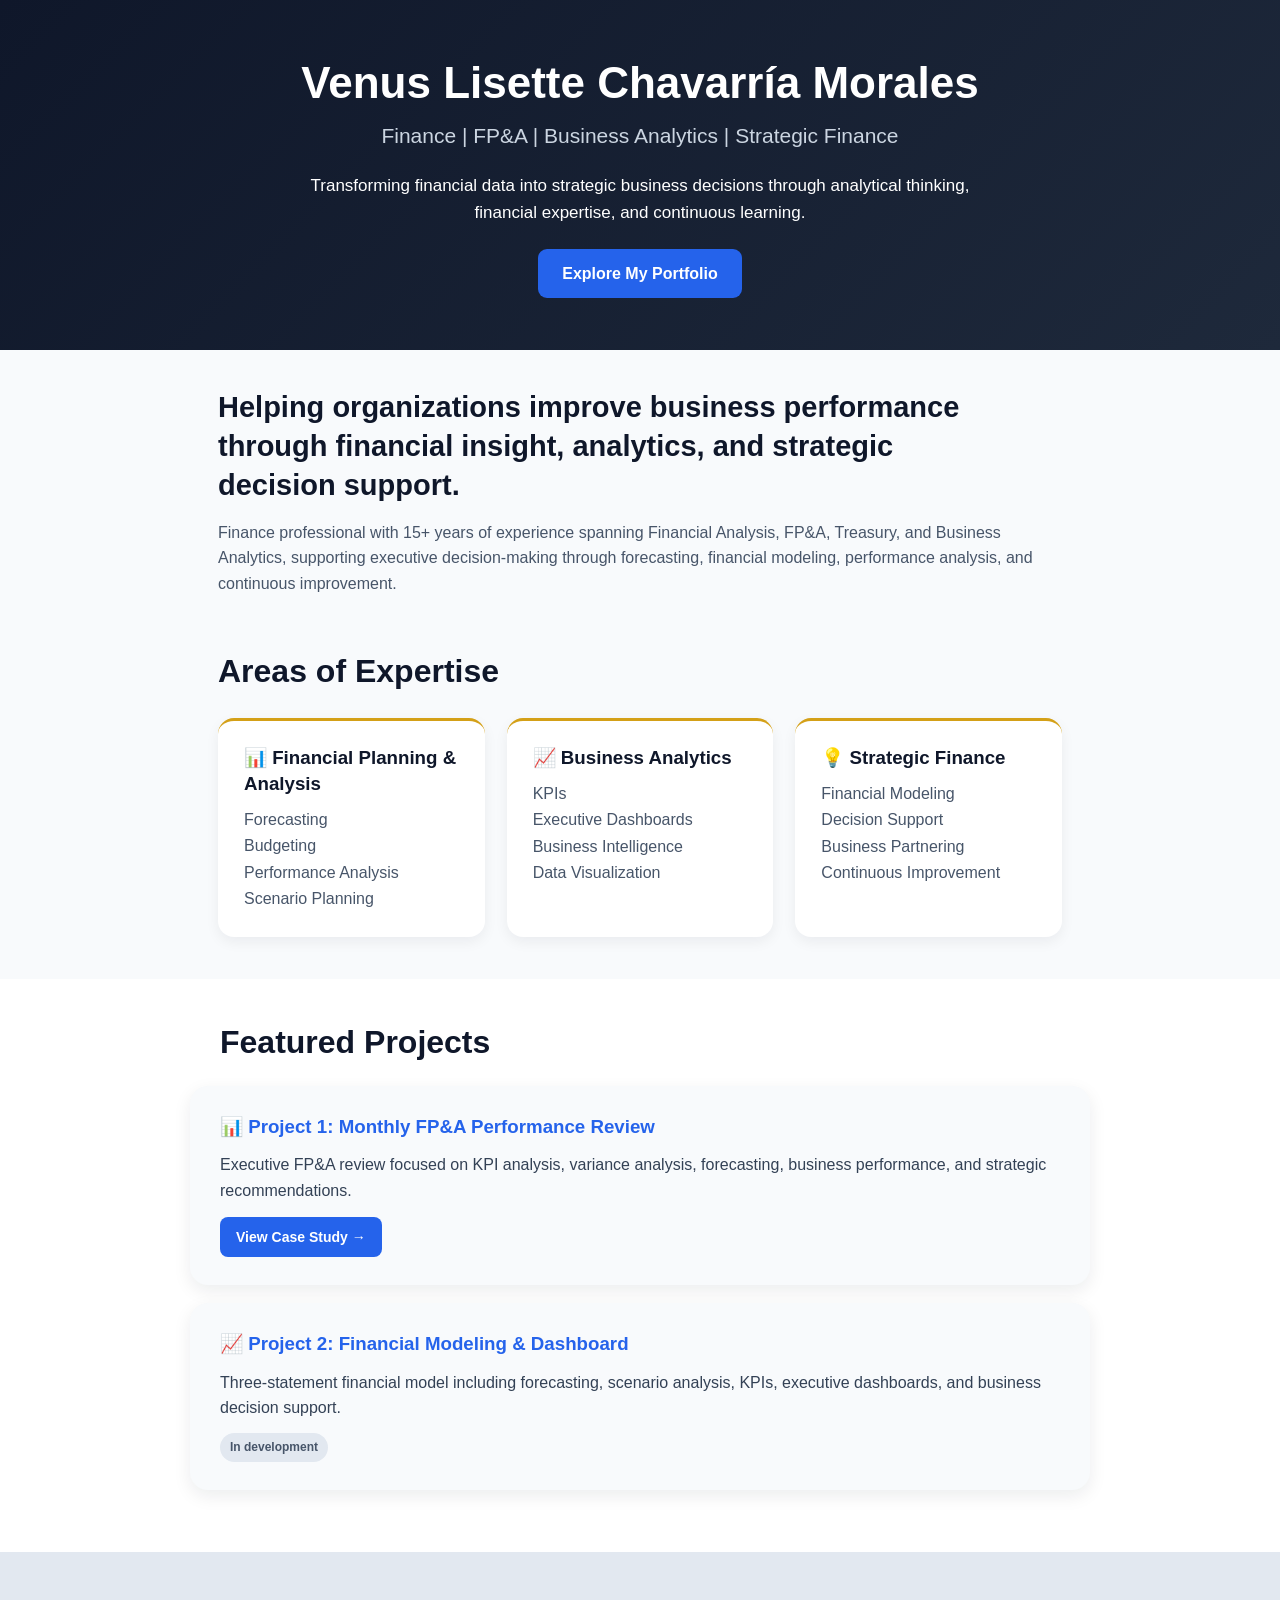
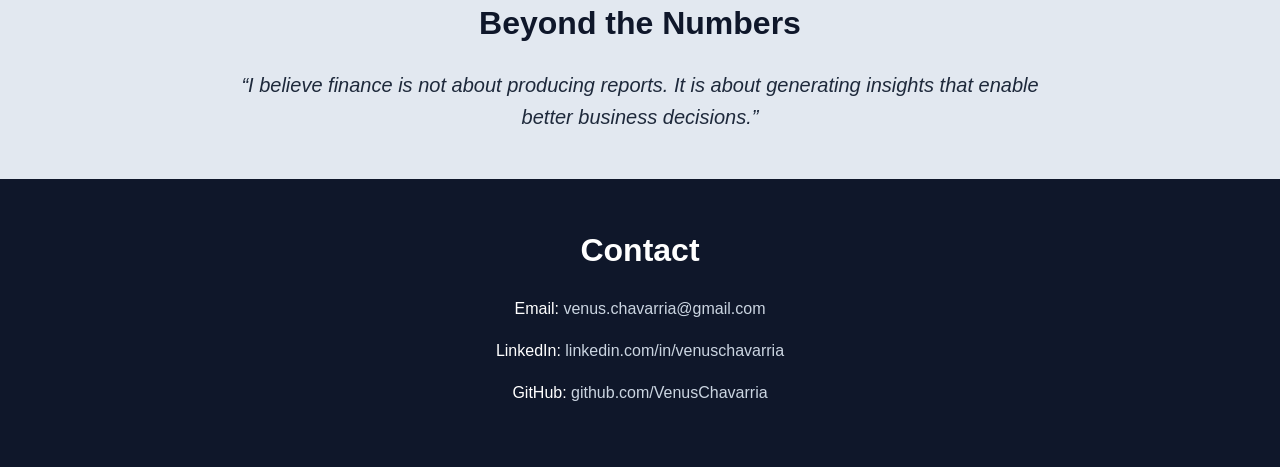
<file: index.html>
<!DOCTYPE html>
<html lang="en">

<head>
  <meta charset="UTF-8" />
  <meta name="viewport" content="width=device-width, initial-scale=1.0" />

  <title>Venus Chavarría | Finance Portfolio</title>

  <link rel="stylesheet" href="style.css" />
</head>

<body>

  <!-- Home Hero -->
  <header class="home-hero">

    <h1>Venus Lisette Chavarría Morales</h1>

    <h2>Finance | FP&A | Business Analytics | Strategic Finance</h2>

    <p>
      Transforming financial data into strategic business decisions
      through analytical thinking, financial expertise, and continuous learning.
    </p>

    <a href="#projects">Explore My Portfolio</a>

  </header>


  <!-- Introduction -->
  <section id="intro">

    <h2>
      Helping organizations improve business performance through financial insight,
      analytics, and strategic decision support.
    </h2>

    <p>
      Finance professional with 15+ years of experience spanning Financial Analysis,
      FP&A, Treasury, and Business Analytics, supporting executive decision-making
      through forecasting, financial modeling, performance analysis,
      and continuous improvement.
    </p>

  </section>


  <!-- Areas of Expertise -->
  <section id="whatido">

    <h2>Areas of Expertise</h2>

    <div class="cards">

      <div class="card">

        <h3>📊 Financial Planning &amp; Analysis</h3>

        <p class="card-list">
          Forecasting<br>
          Budgeting<br>
          Performance Analysis<br>
          Scenario Planning
        </p>

      </div>


      <div class="card">

        <h3>📈 Business Analytics</h3>

        <p class="card-list">
          KPIs<br>
          Executive Dashboards<br>
          Business Intelligence<br>
          Data Visualization
        </p>

      </div>


      <div class="card">

        <h3>💡 Strategic Finance</h3>

        <p class="card-list">
          Financial Modeling<br>
          Decision Support<br>
          Business Partnering<br>
          Continuous Improvement
        </p>

      </div>

    </div>

  </section>


  <!-- Featured Projects -->
  <section id="projects">

    <h2>Featured Projects</h2>

    <article class="project-card">

      <h3>📊 Project 1: Monthly FP&amp;A Performance Review</h3>

      <p>
        Executive FP&amp;A review focused on KPI analysis, variance analysis,
        forecasting, business performance, and strategic recommendations.
      </p>

      <a class="project-button" href="project1.html">
        View Case Study →
      </a>

    </article>


    <article class="project-card">

      <h3>📈 Project 2: Financial Modeling &amp; Dashboard</h3>

      <p>
        Three-statement financial model including forecasting, scenario analysis,
        KPIs, executive dashboards, and business decision support.
      </p>

      <span class="project-status">In development</span>

    </article>

  </section>


  <!-- Beyond the Numbers -->
  <section id="beyond">

    <h2>Beyond the Numbers</h2>

    <p>
      “I believe finance is not about producing reports.
      It is about generating insights that enable better business decisions.”
    </p>

  </section>


  <!-- Contact -->
  <section id="contact">

    <h2>Contact</h2>

    <p>
      Email:
      <a href="mailto:venus.chavarria@gmail.com">
        venus.chavarria@gmail.com
      </a>
    </p>

    <p>
      LinkedIn:
      <a
        href="https://www.linkedin.com/in/venuschavarria"
        target="_blank"
        rel="noopener noreferrer"
      >
        linkedin.com/in/venuschavarria
      </a>
    </p>

    <p>
      GitHub:
      <a
        href="https://github.com/VenusChavarria"
        target="_blank"
        rel="noopener noreferrer"
      >
        github.com/VenusChavarria
      </a>
    </p>

  </section>

</body>

</html>
</file>
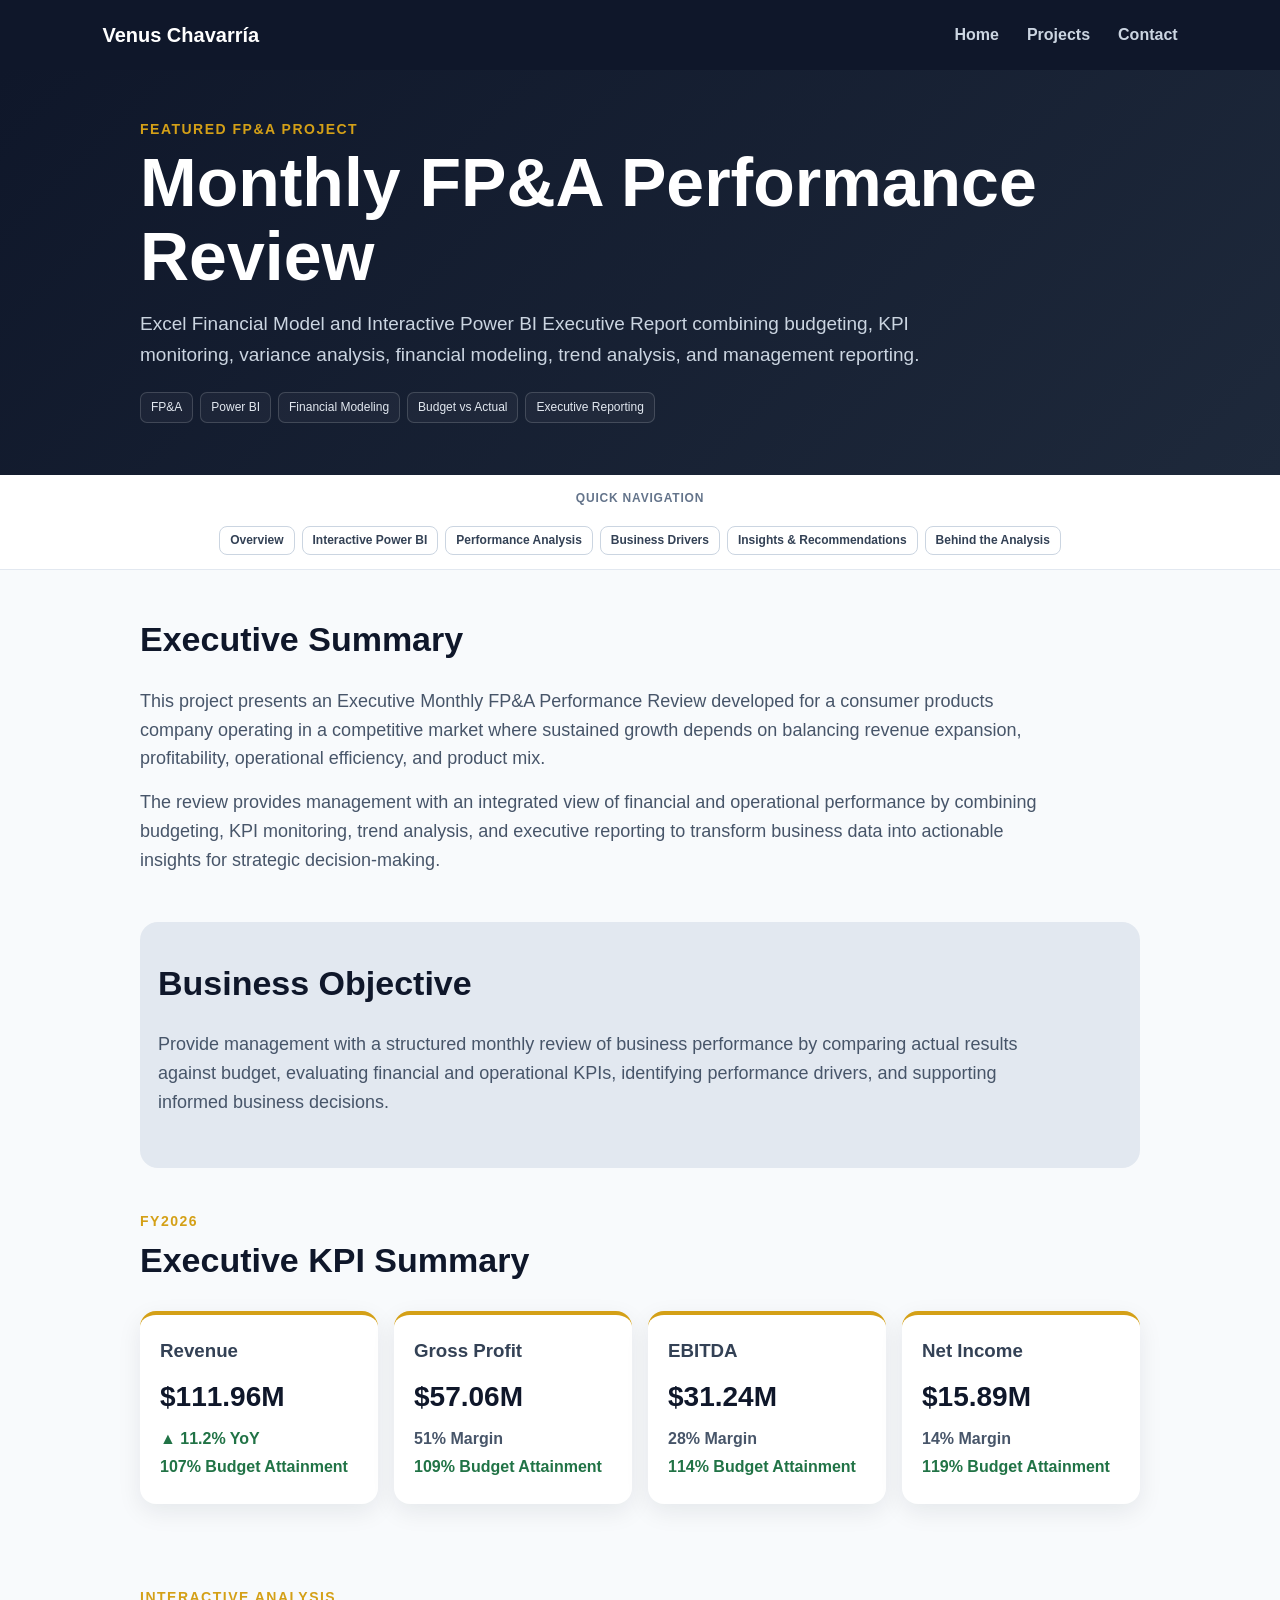
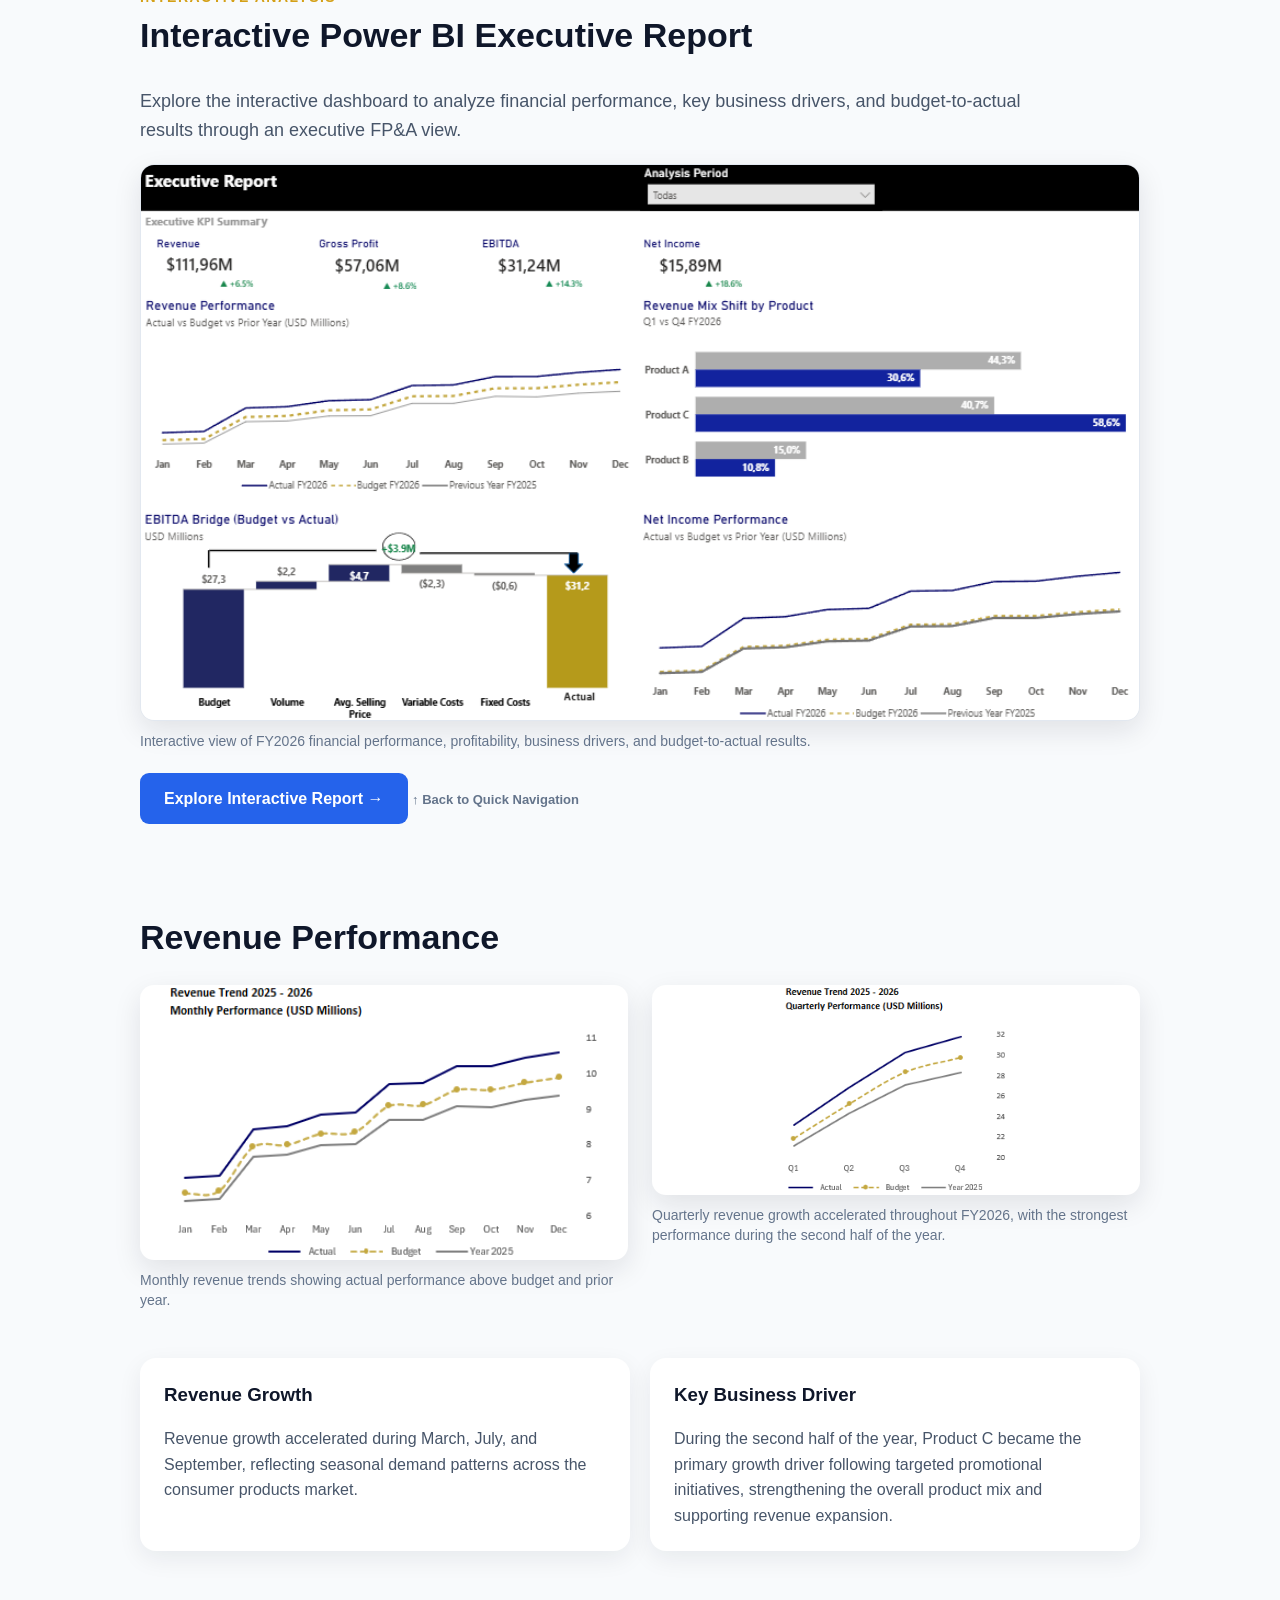
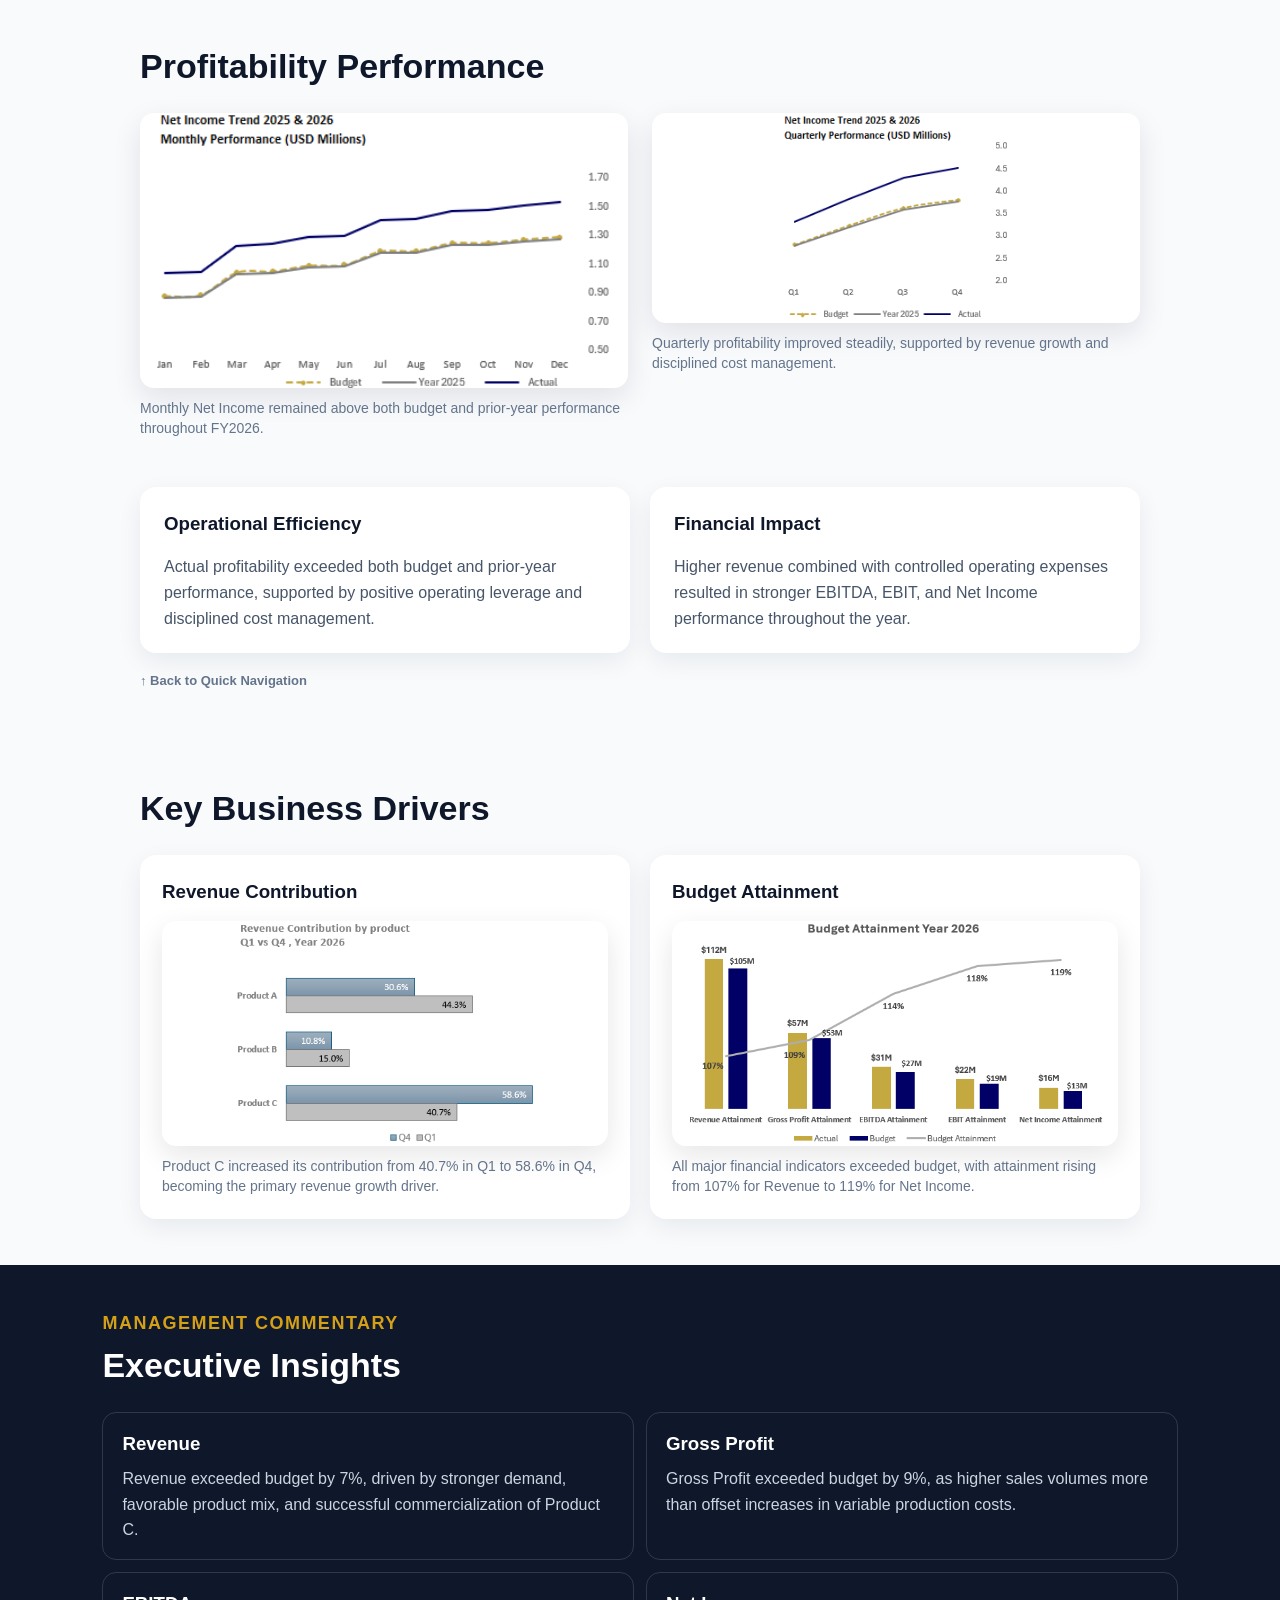
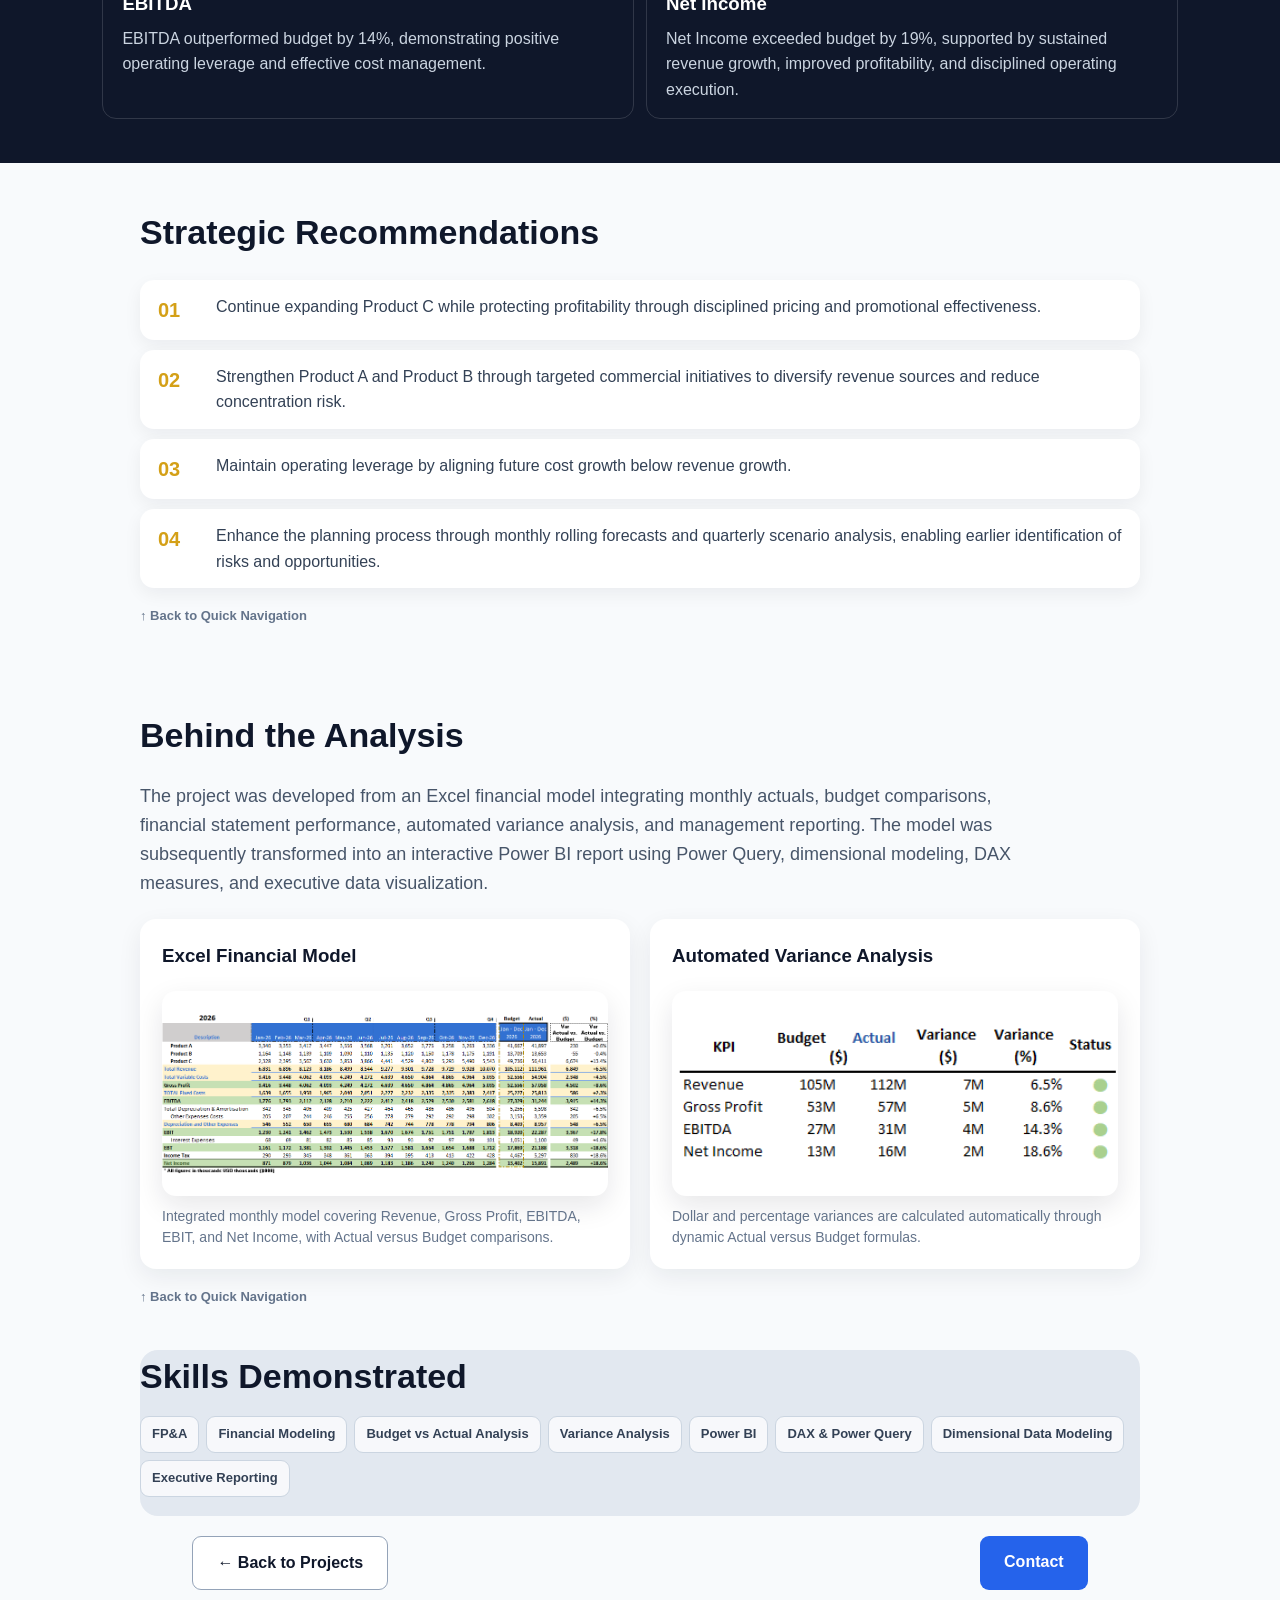
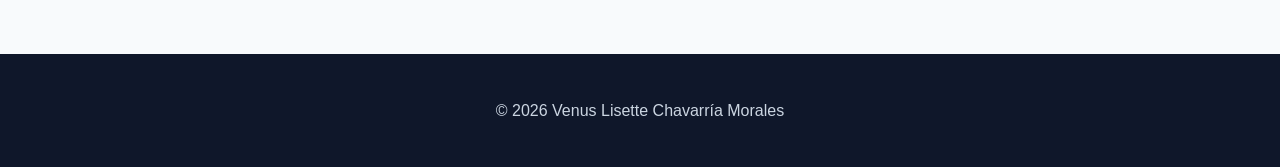
<file: project1.html>
<!DOCTYPE html>
<html lang="en">

<head>
  <meta charset="UTF-8" />
  <meta name="viewport" content="width=device-width, initial-scale=1.0" />

  <title>Monthly FP&A Performance Review | Venus Chavarría</title>

  <link rel="stylesheet" href="style.css" />
</head>

<body>

  <!-- Navigation -->
  <nav class="navbar">
    <a class="brand" href="index.html">Venus Chavarría</a>

    <div class="nav-links">
      <a href="index.html">Home</a>
      <a href="index.html#projects">Projects</a>
      <a href="index.html#contact">Contact</a>
    </div>
  </nav>


  <!-- Project Hero -->
  <header class="project-hero">
  <div class="project-hero-inner">

    <p class="project-label">Featured FP&amp;A Project</p>

    <h1>Monthly FP&amp;A Performance Review</h1>

    <p class="project-subtitle">
      Excel Financial Model and Interactive Power BI Executive Report combining
      budgeting, KPI monitoring, variance analysis, financial modeling,
      trend analysis, and management reporting.
    </p>

    <div class="project-tags">
      <span>FP&amp;A</span>
      <span>Power BI</span>
      <span>Financial Modeling</span>
      <span>Budget vs Actual</span>
      <span>Executive Reporting</span>
    </div>

  </div>
</header>
  
<!-- Quick Navigation -->
  <section id="quick-navigation" class="quick-nav-section">
  <nav class="quick-nav">
    <span class="quick-nav-label">Quick Navigation</span>

    <div class="quick-nav-links">
      <a href="#overview">Overview</a>
      <a href="#interactive-power-bi">Interactive Power BI</a>
      <a href="#performance-analysis">Performance Analysis</a>
      <a href="#business-drivers">Business Drivers</a>
      <a href="#insights-recommendations">Insights &amp; Recommendations</a>
      <a href="#behind-analysis">Behind the Analysis</a>
    </div>
  </nav>
</section>

  <main class="project-page">

    <!-- Executive Summary -->
<section id="overview" class="project-section executive-summary">

      <h2>Executive Summary</h2>

      <p>
        This project presents an Executive Monthly FP&A Performance Review
        developed for a consumer products company operating in a competitive
        market where sustained growth depends on balancing revenue expansion,
        profitability, operational efficiency, and product mix.
      </p>

      <p>
        The review provides management with an integrated view of financial and
        operational performance by combining budgeting, KPI monitoring, trend
        analysis, and executive reporting to transform business data into
        actionable insights for strategic decision-making.
      </p>

    </section>


    <!-- Business Objective -->
    <section class="project-section project-highlight business-objective">

      <h2>Business Objective</h2>

      <p>
        Provide management with a structured monthly review of business
        performance by comparing actual results against budget, evaluating
        financial and operational KPIs, identifying performance drivers, and
        supporting informed business decisions.
      </p>

    </section>


    <!-- KPI Summary -->
    <section class="project-section kpi-summary">

      <div class="section-heading">
        <p class="section-label">FY2026</p>
        <h2>Executive KPI Summary</h2>
      </div>

      <div class="kpi-grid">

        <article class="kpi-card">
          <h3>Revenue</h3>
          <p class="kpi-value">$111.96M</p>
          <p class="kpi-growth">▲ 11.2% YoY</p>
          <p class="kpi-budget">107% Budget Attainment</p>
        </article>

        <article class="kpi-card">
          <h3>Gross Profit</h3>
          <p class="kpi-value">$57.06M</p>
          <p class="kpi-detail">51% Margin</p>
          <p class="kpi-budget">109% Budget Attainment</p>
        </article>

        <article class="kpi-card">
          <h3>EBITDA</h3>
          <p class="kpi-value">$31.24M</p>
          <p class="kpi-detail">28% Margin</p>
          <p class="kpi-budget">114% Budget Attainment</p>
        </article>

        <article class="kpi-card">
          <h3>Net Income</h3>
          <p class="kpi-value">$15.89M</p>
          <p class="kpi-detail">14% Margin</p>
          <p class="kpi-budget">119% Budget Attainment</p>
        </article>

      </div>
      
    </section>

<!-- Interactive Power BI Report -->
<section id="interactive-power-bi" class="project-section interactive-report">

  <div class="section-heading">
    <p class="section-label">Interactive Analysis</p>
    <h2>Interactive Power BI Executive Report</h2>
  </div>

  <p>
    Explore the interactive dashboard to analyze financial performance,
    key business drivers, and budget-to-actual results through an executive FP&amp;A view.
  </p>

  <figure class="project-visual power-bi-preview">
    <img
      src="images/Power-BI-Executive-Report.png"
      alt="Interactive Power BI Executive Report showing financial KPIs, revenue performance, product mix, EBITDA bridge, and net income performance"
    />

    <figcaption>
      Interactive view of FY2026 financial performance, profitability,
      business drivers, and budget-to-actual results.
    </figcaption>
  </figure>

  <a
    class="primary-button power-bi-button"
    href="https://app.fabric.microsoft.com/view?r=eyJrIjoiN2I3ZjgyOWQtN2ZlNi00YjM3LWI3ZTQtYWIyNzQzOWUzOTUzIiwidCI6ImJlMzMxNTRlLTcyMDEtNDU2MS1iNDdlLTgyYjZjOTc1MGI5ZCJ9&pageName=bd2d641c95eadda63925"
    target="_blank"
    rel="noopener noreferrer"
  >
    Explore Interactive Report →
  </a>
<a href="#quick-navigation" class="back-to-nav">
  ↑ Back to Quick Navigation
</a>
</section>


    <!-- Revenue Performance -->
   <section id="performance-analysis" class="project-section revenue-performance">

      <h2>Revenue Performance</h2>

     <div class="visual-grid">

  <figure class="project-visual">
    <img
      src="images/M-revenue-performance.png"
      alt="Monthly revenue performance comparing FY2026 actual results with budget and FY2025"
    />
    <figcaption>
      Monthly revenue trends showing actual performance above budget and prior year.
    </figcaption>
  </figure>

  <figure class="project-visual">
    <img
      src="images/Q-revenue-performance.png"
      alt="Quarterly revenue performance comparing FY2026 actual results with budget and FY2025"
    />
    <figcaption>
      Quarterly revenue growth accelerated throughout FY2026, with the strongest performance during the second half of the year.
    </figcaption>
  </figure> <figure class="project-visual quarterly-visual">

</div>

      <div class="insight-grid">

        <article class="insight-card">
          <h3>Revenue Growth</h3>

          <p>
            Revenue growth accelerated during March, July, and September,
            reflecting seasonal demand patterns across the consumer products
            market.
          </p>
        </article>

        <article class="insight-card">
          <h3>Key Business Driver</h3>

          <p>
            During the second half of the year, Product C became the primary
            growth driver following targeted promotional initiatives,
            strengthening the overall product mix and supporting revenue
            expansion.
          </p>
        </article>

      </div>

    </section>


    <!-- Profitability Performance -->
    <section class="project-section profitability-performance">

      <h2>Profitability Performance</h2>

    <div class="visual-grid">

  <figure class="project-visual">
    <img
      src="images/M-profitability-performance.png"
      alt="Monthly net income performance comparing FY2026 actual results with budget and FY2025"
    />
    <figcaption>
      Monthly Net Income remained above both budget and prior-year performance throughout FY2026.
    </figcaption>
  </figure>

  <figure class="project-visual">
    <img
      src="images/Q-profitability-performance.png"
      alt="Quarterly net income performance comparing FY2026 actual results with budget and FY2025"
    />
    <figcaption>
      Quarterly profitability improved steadily, supported by revenue growth and disciplined cost management.
    </figcaption>
  </figure> <figure class="project-visual quarterly-visual">

</div>

      <div class="insight-grid">

        <article class="insight-card">
          <h3>Operational Efficiency</h3>

          <p>
            Actual profitability exceeded both budget and prior-year
            performance, supported by positive operating leverage and disciplined
            cost management.
          </p>
        </article>

        <article class="insight-card">
          <h3>Financial Impact</h3>

          <p>
            Higher revenue combined with controlled operating expenses resulted
            in stronger EBITDA, EBIT, and Net Income performance throughout the
            year.
          </p>
        </article>

      </div>
<a href="#quick-navigation" class="back-to-nav">
  ↑ Back to Quick Navigation
</a>
    </section>


    <!-- Key Business Drivers -->
   <section id="business-drivers" class="project-section business-drivers">

      <h2>Key Business Drivers</h2>

      <div class="business-driver-grid">

        <article class="driver-card">
          <h3>Revenue Contribution</h3>

         <figure class="project-visual compact-visual">
  <img
    src="images/Revenue-contribution.png"
    alt="Revenue contribution by product comparing Q1 and Q4 FY2026"
  />
  <figcaption>
    Product C increased its contribution from 40.7% in Q1 to 58.6% in Q4, becoming the primary revenue growth driver.
  </figcaption>
</figure>
        </article>

        <article class="driver-card">
          <h3>Budget Attainment</h3>

          <figure class="project-visual compact-visual">
  <img
    src="images/Budget-attainment.png"
    alt="FY2026 actual versus budget and budget attainment across major financial KPIs"
  />
  <figcaption>
    All major financial indicators exceeded budget, with attainment rising from 107% for Revenue to 119% for Net Income.
  </figcaption>
</figure>
        </article>

      </div>

    </section>


    <!-- Executive Insights -->
    <section id="insights-recommendations" class="project-section dark-section">

      <p class="section-label gold-label">Management Commentary</p>

      <h2>Executive Insights</h2>

      <div class="executive-insights">

        <article>
          <h3>Revenue</h3>
          <p>
            Revenue exceeded budget by 7%, driven by stronger demand, favorable
            product mix, and successful commercialization of Product C.
          </p>
        </article>

        <article>
          <h3>Gross Profit</h3>
          <p>
            Gross Profit exceeded budget by 9%, as higher sales volumes more
            than offset increases in variable production costs.
          </p>
        </article>

        <article>
          <h3>EBITDA</h3>
          <p>
            EBITDA outperformed budget by 14%, demonstrating positive operating
            leverage and effective cost management.
          </p>
        </article>

        <article>
          <h3>Net Income</h3>
          <p>
            Net Income exceeded budget by 19%, supported by sustained revenue
            growth, improved profitability, and disciplined operating execution.
          </p>
        </article>

      </div>

    </section>


    <!-- Strategic Recommendations -->
    <section class="project-section recommendations-section">

      <h2>Strategic Recommendations</h2>

      <div class="recommendation-list">

        <article>
          <span>01</span>
          <p>
            Continue expanding Product C while protecting profitability through
            disciplined pricing and promotional effectiveness.
          </p>
        </article>

        <article>
          <span>02</span>
          <p>
            Strengthen Product A and Product B through targeted commercial
            initiatives to diversify revenue sources and reduce concentration risk.
          </p>
        </article>

        <article>
          <span>03</span>
          <p>
            Maintain operating leverage by aligning future cost growth below
            revenue growth.
          </p>
        </article>

     <article>
  <span>04</span>

  <p>
    Enhance the planning process through monthly rolling forecasts and
    quarterly scenario analysis, enabling earlier identification of risks
    and opportunities.
  </p>
</article>

      </div>
<a href="#quick-navigation" class="back-to-nav">
  ↑ Back to Quick Navigation
</a>
    </section>


    <!-- Behind the Analysis -->
<section id="behind-analysis" class="project-section behind-analysis">
  
  <h2>Behind the Analysis</h2>

 <p>
  The project was developed from an Excel financial model integrating monthly
  actuals, budget comparisons, financial statement performance, automated
  variance analysis, and management reporting. The model was subsequently
  transformed into an interactive Power BI report using Power Query,
  dimensional modeling, DAX measures, and executive data visualization.
</p>

  <div class="business-driver-grid analysis-grid">

    <article class="driver-card analysis-card financial-model-card">
      <h3>Excel Financial Model</h3>

      <figure class="project-visual compact-visual">
        <img
          src="images/Financial-model-analysis.png"
          alt="Excel financial model integrating monthly performance, budget, actual results, and financial variances"
        />

        <figcaption>
          Integrated monthly model covering Revenue, Gross Profit, EBITDA,
          EBIT, and Net Income, with Actual versus Budget comparisons.
        </figcaption>
      </figure>
    </article>

    <article class="driver-card analysis-card">
      <h3>Automated Variance Analysis</h3>

      <figure class="project-visual compact-visual">
        <img
          src="images/Automated-variance-analysis.png"
          alt="Automated variance analysis comparing budget and actual results with status indicators"
        />

        <figcaption>
          Dollar and percentage variances are calculated automatically through
          dynamic Actual versus Budget formulas.
        </figcaption>
      </figure>
    </article>

  </div>
<a href="#quick-navigation" class="back-to-nav">
  ↑ Back to Quick Navigation
</a>
</section>
  
    <!-- Skills -->
    <section class="project-section project-highlight skills-section">

      <h2>Skills Demonstrated</h2>

   <div class="skill-badges">
  <span>FP&amp;A</span>
  <span>Financial Modeling</span>
  <span>Budget vs Actual Analysis</span>
  <span>Variance Analysis</span>
  <span>Power BI</span>
  <span>DAX &amp; Power Query</span>
  <span>Dimensional Data Modeling</span>
  <span>Executive Reporting</span>
</div>
    </section>


    <!-- Project Navigation -->
    <section class="project-navigation">

      <a class="secondary-button" href="index.html#projects">
        ← Back to Projects
      </a>

      <a class="primary-button" href="index.html#contact">
        Contact
      </a>

    </section>

  </main>


  <footer class="site-footer">
    <p>© 2026 Venus Lisette Chavarría Morales</p>
  </footer>

</body>

</html>
</file>
<file: style.css>
/* =========================================================
   GLOBAL SETTINGS
========================================================= */

* {
  box-sizing: border-box;
}

html {
  scroll-behavior: smooth;
}

body {
  margin: 0;
  font-family: Arial, Helvetica, sans-serif;
  color: #1e293b;
  background-color: #f8fafc;
  line-height: 1.6;
}

img {
  max-width: 100%;
}

section {
  max-width: 1100px;
  margin: auto;
  padding: 70px 10%;
}

section h2 {
  margin-top: 0;
  margin-bottom: 20px;
  color: #0f172a;
  font-size: 32px;
}


/* =========================================================
   HOME HERO
========================================================= */

.home-hero {
  padding: 72px 10% 64px;
  background: linear-gradient(135deg, #0f172a, #1e293b);
  color: #ffffff;
  text-align: center;
}

.home-hero h1 {
  margin: 0 0 10px;
  font-size: 44px;
  line-height: 1.15;
}

.home-hero h2 {
  margin: 0;
  color: #cbd5e1;
  font-size: 21px;
  font-weight: 400;
}

.home-hero p {
  max-width: 720px;
  margin: 20px auto 0;
  font-size: 17px;
  line-height: 1.6;
}

.home-hero a {
  display: inline-block;
  margin-top: 22px;
  padding: 12px 24px;
  border-radius: 9px;
  background: #2563eb;
  color: #ffffff;
  font-weight: 700;
  text-decoration: none;
  transition:
    background-color 0.2s ease,
    color 0.2s ease,
    transform 0.2s ease;
}

.home-hero a:hover {
  transform: translateY(-1px);
  background: #d4a017;
  color: #0f172a;
}


/* =========================================================
   HOME INTRODUCTION
========================================================= */

#intro {
  padding-top: 50px;
  padding-bottom: 30px;
}

#intro h2 {
  max-width: 760px;
  margin: 0 0 12px;
  font-size: 29px;
  line-height: 1.35;
}

#intro p {
  max-width: 860px;
  margin: 0;
  color: #475569;
}


/* =========================================================
   AREAS OF EXPERTISE
========================================================= */

#whatido {
  padding-top: 32px;
  padding-bottom: 58px;
}

#whatido h2 {
  margin-bottom: 18px;
}

.cards {
  display: grid;
  grid-template-columns: repeat(3, minmax(0, 1fr));
  gap: 22px;
  margin-top: 20px;
}

.card {
  padding: 24px 26px;
  border-top: 3px solid #d4a017;
  border-radius: 16px;
  background: #ffffff;
  box-shadow: 0 5px 14px rgba(15, 23, 42, 0.06);
}

.card h3 {
  margin: 0 0 10px;
  color: #0f172a;
  line-height: 1.4;
}

.card p,
.card-list {
  margin: 0;
  color: #475569;
  line-height: 1.65;
}


/* =========================================================
   FEATURED PROJECTS
========================================================= */

#projects {
  max-width: none;
  padding-top: 50px;
  padding-bottom: 58px;
  background: #ffffff;
}

#projects > h2 {
  max-width: 840px;
  width: calc(100% - 40px);
  margin: 0 auto 16px;
}

.project-card {
  max-width: 900px;
  width: calc(100% - 40px);
  margin: 18px auto;
  padding: 28px 30px;
  border-radius: 18px;
  background: #f8fafc;
  box-shadow: 0 6px 18px rgba(15, 23, 42, 0.08);
}

.project-card h3 {
  margin: 0 0 12px;
  color: #2563eb;
  line-height: 1.4;
}

.project-card p {
  margin: 0;
  color: #334155;
}

.project-button {
  display: inline-block;
  margin-top: 14px;
  padding: 9px 16px;
  border-radius: 8px;
  background: #2563eb;
  color: #ffffff;
  font-size: 14px;
  font-weight: 700;
  text-decoration: none;
  transition:
    background-color 0.2s ease,
    transform 0.2s ease;
}

.project-button:hover {
  transform: translateY(-1px);
  background: #1d4ed8;
}

.project-status {
  display: inline-block;
  margin-top: 12px;
  padding: 5px 10px;
  border-radius: 999px;
  background: #e2e8f0;
  color: #475569;
  font-size: 12px;
  font-weight: 700;
}

@media (max-width: 850px) {

  #projects {
    padding-top: 42px;
    padding-bottom: 48px;
  }

#projects > h2 {
  width: calc(100% - 92px);
  margin: 0 auto 18px;
}

  .project-card {
    width: calc(100% - 48px);
    margin: 18px auto;
    padding: 24px 22px;
  }
}


/* =========================================================
   BEYOND THE NUMBERS
========================================================= */

#beyond {
  max-width: none;
  background: #e2e8f0;
  text-align: center;
}

#beyond p {
  max-width: 850px;
  margin: auto;
  font-size: 20px;
  font-style: italic;
}


/* =========================================================
   CONTACT
========================================================= */

#contact {
  max-width: none;
  background: #0f172a;
  color: #ffffff;
  text-align: center;
}

#contact h2 {
  color: #ffffff;
}

#contact a {
  color: #cbd5e1;
  text-decoration: none;
}

#contact a:hover {
  color: #d4a017;
}


/* =========================================================
   PROJECT PAGE NAVIGATION
========================================================= */

.navbar {
  min-height: 70px;
  padding: 0 8%;
  display: flex;
  align-items: center;
  justify-content: space-between;
  background: #0f172a;
}

.navbar a {
  color: #ffffff;
  text-decoration: none;
}

.brand {
  font-size: 20px;
  font-weight: 700;
}

.nav-links {
  display: flex;
  gap: 28px;
}

.nav-links a {
  color: #cbd5e1;
  font-weight: 600;
}

.nav-links a:hover {
  color: #d4a017;
}


/* =========================================================
   PROJECT HERO
========================================================= */

.project-hero {
  padding: 58px 8% 62px;
  background: linear-gradient(135deg, #0f172a, #1e293b);
  color: #ffffff;
  text-align: left;
}

.project-hero h1 {
  max-width: 900px;
  margin: 6px 0 16px;
  font-size: clamp(40px, 6vw, 68px);
  line-height: 1.08;
}

.project-label,
.section-label {
  margin: 0;
  color: #d4a017;
  font-size: 14px;
  font-weight: 700;
  letter-spacing: 1.5px;
  text-transform: uppercase;
}

.project-subtitle {
  max-width: 820px;
  margin: 0 0 22px;
  color: #cbd5e1;
  font-size: 19px;
}

.project-tags,
.skill-badges {
  display: flex;
  flex-wrap: wrap;
  gap: 8px;
}

.project-tags span {
  padding: 6px 12px;
  border: 1px solid rgba(255, 255, 255, 0.25);
  border-radius: 999px;
  color: #e2e8f0;
  font-size: 13px;
}

.project-hero-inner {
  max-width: 1100px;
  margin: 0 auto;
}

/* =========================================================
   PROJECT QUICK NAVIGATION
========================================================= */

.quick-nav-section {
  max-width: none;
  padding: 16px 8%;
  border-bottom: 1px solid #e2e8f0;
  background: #ffffff;
}

.quick-nav {
  max-width: 1100px;
  margin: auto;
  display: flex;
  align-items: center;
  gap: 24px;
}

.quick-nav-label {
  flex: 0 0 auto;
  color: #64748b;
  font-size: 13px;
  font-weight: 700;
  letter-spacing: 0.7px;
  text-transform: uppercase;
}

.quick-nav-links {
  display: flex;
  flex-wrap: wrap;
  gap: 8px 18px;
}

.quick-nav-links a {
  color: #334155;
  font-size: 14px;
  font-weight: 600;
  text-decoration: none;
  transition:
    color 0.2s ease,
    transform 0.2s ease;
}

.quick-nav-links a:hover {
  color: #2563eb;
  transform: translateY(-1px);
}

#overview,
#interactive-power-bi,
#performance-analysis,
#business-drivers,
#insights-recommendations,
#behind-analysis {
  scroll-margin-top: 20px;
}

/* =========================================================
   PROJECT PAGE GENERAL SECTIONS
========================================================= */

.project-page {
  background: #f8fafc;
}

.project-section {
  max-width: 1100px;
  margin: auto;
  padding: 64px 8%;
}

.project-section h2 {
  margin-top: 0;
  color: #0f172a;
  font-size: 34px;
}

.project-section > p {
  max-width: 900px;
  color: #475569;
  font-size: 18px;
}

.project-highlight {
  border-radius: 18px;
  background: #e2e8f0;
}

.section-heading {
  margin-bottom: 24px;
}


/* =========================================================
   KPI CARDS
========================================================= */

.kpi-grid {
  display: grid;
  grid-template-columns: repeat(4, minmax(0, 1fr));
  gap: 20px;
}

.kpi-card {
  padding: 26px;
  border-top: 4px solid #d4a017;
  border-radius: 16px;
  background: #ffffff;
  box-shadow: 0 8px 24px rgba(15, 23, 42, 0.08);
}

.kpi-card h3 {
  margin: 0 0 12px;
  color: #334155;
}

.kpi-value {
  margin: 0 0 8px;
  color: #0f172a;
  font-size: 30px;
  font-weight: 800;
}

.kpi-growth,
.kpi-budget {
  margin: 4px 0;
  color: #217346;
  font-weight: 700;
}

.kpi-detail {
  margin: 4px 0;
  color: #475569;
  font-weight: 600;
}


/* =========================================================
   VISUALS AND IMAGES
========================================================= */

.visual-placeholder {
  min-height: 340px;
  margin: 28px 0;
  display: flex;
  align-items: center;
  justify-content: center;
  border: 2px dashed #cbd5e1;
  border-radius: 18px;
  background: #ffffff;
  color: #64748b;
  text-align: center;
}

.visual-placeholder.compact {
  min-height: 260px;
}

.project-visual {
  margin: 26px 0;
}

.project-visual img {
  display: block;
  width: 100%;
  height: auto;
  border-radius: 14px;
  background: #ffffff;
  box-shadow: 0 10px 28px rgba(15, 23, 42, 0.10);
}

.project-visual figcaption {
  max-width: 900px;
  margin: 12px auto 0;
  color: #64748b;
  font-size: 14px;
  line-height: 1.5;
  text-align: center;
}

.compact-visual img {
  max-height: 480px;
  object-fit: contain;
}

.visual-grid {
  display: grid;
  grid-template-columns: repeat(2, minmax(0, 1fr));
  gap: 28px;
  align-items: start;
  margin: 26px 0;
}

.visual-grid .project-visual {
  margin: 0;
}

.visual-grid .project-visual img {
  width: 100%;
  height: auto;
  object-fit: contain;
}


/* =========================================================
   INSIGHTS AND BUSINESS DRIVERS
========================================================= */

.insight-grid,
.business-driver-grid {
  display: grid;
  grid-template-columns: repeat(2, minmax(0, 1fr));
  gap: 24px;
}

.insight-card,
.driver-card {
  padding: 28px;
  border-radius: 16px;
  background: #ffffff;
  box-shadow: 0 8px 24px rgba(15, 23, 42, 0.07);
}

.insight-card h3,
.driver-card h3 {
  margin-top: 0;
  color: #0f172a;
}

.insight-card p,
.driver-card p {
  color: #475569;
}


/* =========================================================
   DARK EXECUTIVE INSIGHTS SECTION
========================================================= */

.dark-section {
  max-width: none;
  padding-left: max(8%, calc((100% - 1100px) / 2));
  padding-right: max(8%, calc((100% - 1100px) / 2));
  background: #0f172a;
  color: #ffffff;
}

.dark-section h2,
.dark-section h3 {
  color: #ffffff;
}

.dark-section p {
  color: #cbd5e1;
}

.gold-label {
  color: #d4a017 !important;
}

.executive-insights {
  display: grid;
  grid-template-columns: repeat(2, minmax(0, 1fr));
  gap: 22px;
}

.executive-insights article {
  padding: 22px 24px;
  border: 1px solid rgba(255, 255, 255, 0.14);
  border-radius: 14px;
}


/* =========================================================
   STRATEGIC RECOMMENDATIONS
========================================================= */

.recommendation-list {
  display: grid;
  gap: 12px;
}

.recommendation-list article {
  padding: 17px 20px;
  display: grid;
  grid-template-columns: 52px 1fr;
  align-items: start;
  gap: 15px;
  border-radius: 14px;
  background: #ffffff;
  box-shadow: 0 6px 18px rgba(15, 23, 42, 0.06);
}

.recommendation-list span {
  color: #d4a017;
  font-size: 22px;
  font-weight: 800;
}

.recommendation-list p {
  margin: 0;
  color: #334155;
}


/* =========================================================
   SKILLS
========================================================= */

.skill-badges span {
  padding: 8px 14px;
  border: 1px solid #cbd5e1;
  border-radius: 999px;
  background: #ffffff;
  color: #334155;
  font-weight: 600;
}


/* =========================================================
   PROJECT NAVIGATION BUTTONS
========================================================= */

.project-navigation {
  max-width: 1100px;
  margin: auto;
  padding: 20px 8% 64px;
  display: flex;
  justify-content: space-between;
  gap: 20px;
}

.primary-button,
.secondary-button {
  padding: 13px 24px;
  border-radius: 9px;
  font-weight: 700;
  text-decoration: none;
}

.primary-button {
  background: #2563eb;
  color: #ffffff;
}

.secondary-button {
  border: 1px solid #94a3b8;
  background: #ffffff;
  color: #0f172a;
}


/* =========================================================
   FOOTER
========================================================= */

.site-footer {
  padding: 28px;
  background: #0f172a;
  color: #cbd5e1;
  text-align: center;
}


/* =========================================================
   RESPONSIVE: TABLETS AND MOBILE
========================================================= */

@media (max-width: 850px) {
  section {
    padding: 44px 7%;
  }

  .home-hero {
    padding: 54px 7% 48px;
  }

  .home-hero h1 {
    font-size: 34px;
  }

  .home-hero h2 {
    font-size: 18px;
  }

  .home-hero p {
    font-size: 16px;
  }

  #intro {
    padding-top: 42px;
    padding-bottom: 24px;
  }

  #intro h2 {
    font-size: 27px;
  }

  #whatido {
    padding-top: 26px;
    padding-bottom: 44px;
  }

  .cards,
  .kpi-grid,
  .insight-grid,
  .business-driver-grid,
  .executive-insights,
  .visual-grid {
    grid-template-columns: 1fr;
  }

  .cards {
    gap: 18px;
  }

  #projects {
    padding-top: 42px;
    padding-bottom: 48px;
  }

  #projects > h2 {
    width: auto;
    margin-right: 7%;
    margin-left: 7%;
  }

  .project-card {
    margin: 16px 7%;
    padding: 24px;
  }

  .navbar {
    padding: 18px 6%;
    align-items: flex-start;
  }

  .nav-links {
    gap: 14px;
    flex-wrap: wrap;
    justify-content: flex-end;
  }

  .project-hero {
    padding: 46px 7% 50px;
  }

  .project-hero h1 {
    font-size: clamp(36px, 11vw, 50px);
  }

  .project-subtitle {
    font-size: 17px;
  }

  .project-section {
    padding: 52px 6%;
  }

  .project-section h2 {
    font-size: 30px;
  }

  .project-section > p {
    font-size: 17px;
  }

  .project-visual img {
    border-radius: 10px;
  }

  .project-visual figcaption {
    font-size: 13px;
  }

  .project-navigation {
    padding: 18px 6% 52px;
    flex-direction: column;
  }

  .primary-button,
  .secondary-button {
    text-align: center;
  }
}

.quick-nav-section {
  padding: 14px 6%;
}

.quick-nav {
  align-items: flex-start;
  flex-direction: column;
  gap: 8px;
}

.quick-nav-links {
  gap: 7px 16px;
}

.quick-nav-links a {
  font-size: 13px;
}

/* =========================================================
   RESPONSIVE: SMALL MOBILE DEVICES
========================================================= */

@media (max-width: 520px) {
  .home-hero h1 {
    font-size: 30px;
  }

  .home-hero h2 {
    font-size: 17px;
  }

  section h2 {
    font-size: 28px;
  }

  .card,
  .project-card,
  .kpi-card,
  .insight-card,
  .driver-card {
    padding: 22px;
  }

  .project-hero h1 {
    font-size: 36px;
  }

  .project-tags span,
  .skill-badges span {
    font-size: 12px;
  }

  .recommendation-list article {
    grid-template-columns: 38px 1fr;
    padding: 16px;
    gap: 10px;
  }

  .recommendation-list span {
    font-size: 18px;
  }
}

/* Project section spacing refinements */

.executive-summary {
  padding-top: 52px;
  padding-bottom: 42px;
}

.business-objective {
  padding-top: 42px;
  padding-bottom: 42px;
}

.kpi-summary {
  padding-top: 52px;
  padding-bottom: 52px;
}

.interactive-report {
  padding-top: 54px;
  padding-bottom: 54px;
}

.revenue-performance,
.profitability-performance,
.business-drivers {
  padding-top: 52px;
  padding-bottom: 58px;
}

.recommendations-section {
  padding-top: 52px;
  padding-bottom: 48px;
}

.behind-analysis {
  padding-top: 48px;
  padding-bottom: 50px;
}

.skills-section {
  padding-top: 46px;
  padding-bottom: 46px;
}

.power-bi-preview {
  margin-bottom: 22px;
}

.power-bi-preview img {
  border: 1px solid #e2e8f0;
}

.power-bi-button {
  display: inline-block;
  margin-top: 4px;
}

.analysis-card {
  display: flex;
  flex-direction: column;
}

.analysis-card .project-visual {
  margin-bottom: 0;
}

.financial-model-card img {
  max-height: 530px;
}

.skills-section .skill-badges {
  gap: 8px;
}

.quick-nav-links {
  gap: 6px 13px;
}

.quick-nav-links a {
  font-size: 12px;
}

/* =========================================================
   PROJECT 1 - FINAL POLISH
   Desktop + General
========================================================= */

/* ---------- Shared horizontal alignment ---------- */

.project-hero-inner,
.quick-nav {
  width: min(1000px, 84%);
  margin-left: auto;
  margin-right: auto;
}

.project-hero {
  padding-left: 0;
  padding-right: 0;
  padding-top: 48px;
  padding-bottom: 52px;
}

.project-section:not(.dark-section) {
  width: min(1000px, 84%);
  max-width: none;
  padding-left: 0;
  padding-right: 0;
}


/* ---------- Hero tags: badges, not navigation ---------- */

.project-tags {
  gap: 7px;
}

.project-tags span {
  padding: 5px 10px;
  border: 1px solid rgba(255, 255, 255, 0.16);
  border-radius: 7px;
  background: rgba(255, 255, 255, 0.04);
  font-size: 12px;
}


/* ---------- Quick Navigation ---------- */

.quick-nav-section {
  max-width: none;
  padding: 14px 0;
  border-bottom: 1px solid #e2e8f0;
  background: #ffffff;
}

.quick-nav {
  display: flex;
  align-items: center;
  gap: 18px;
}

.quick-nav-label {
  flex: 0 0 auto;
  color: #64748b;
  font-size: 12px;
  font-weight: 700;
  letter-spacing: 0.8px;
  text-transform: uppercase;
}

.quick-nav-links {
  display: flex;
  flex-wrap: wrap;
  gap: 7px;
}

.quick-nav-links a {
  display: inline-flex;
  align-items: center;
  padding: 6px 10px;
  border: 1px solid #cbd5e1;
  border-radius: 8px;
  background: #ffffff;
  color: #334155;
  font-size: 12px;
  font-weight: 600;
  line-height: 1.25;
  text-decoration: none;
  transition:
    border-color 0.2s ease,
    color 0.2s ease,
    background-color 0.2s ease,
    transform 0.2s ease;
}

.quick-nav-links a:hover {
  border-color: #2563eb;
  background: #eff6ff;
  color: #2563eb;
  transform: translateY(-1px);
}


/* ---------- Return to Quick Navigation ---------- */

.back-to-nav {
  display: inline-block;
  margin-top: 18px;
  color: #64748b;
  font-size: 13px;
  font-weight: 600;
  text-decoration: none;
}

.back-to-nav:hover {
  color: #2563eb;
}


/* ---------- Smooth anchor positioning ---------- */

#overview,
#interactive-power-bi,
#performance-analysis,
#business-drivers,
#insights-recommendations,
#behind-analysis,
#quick-navigation {
  scroll-margin-top: 20px;
}


/* ---------- Overall section rhythm ---------- */

.executive-summary {
  padding-top: 42px;
  padding-bottom: 32px;
}

.business-objective {
  padding-top: 34px;
  padding-bottom: 34px;
}

.kpi-summary {
  padding-top: 42px;
  padding-bottom: 42px;
}

.interactive-report {
  padding-top: 40px;
  padding-bottom: 44px;
}

.revenue-performance,
.profitability-performance {
  padding-top: 42px;
  padding-bottom: 46px;
}

.business-drivers {
  padding-top: 42px;
  padding-bottom: 46px;
}

.recommendations-section {
  padding-top: 42px;
  padding-bottom: 40px;
}

.behind-analysis {
  padding-top: 40px;
  padding-bottom: 42px;
}

.skills-section {
  padding-top: 38px;
  padding-bottom: 38px;
}


/* ---------- Main paragraph rhythm ---------- */

.project-section > p {
  line-height: 1.6;
}

.executive-summary > p {
  margin-top: 0;
  margin-bottom: 15px;
}

.behind-analysis > p {
  margin-top: 0;
  margin-bottom: 22px;
}


/* ---------- KPI Summary: more compact ---------- */

.kpi-grid {
  gap: 16px;
}

.kpi-card {
  padding: 21px 20px;
}

.kpi-card h3 {
  margin-bottom: 9px;
}

.kpi-value {
  margin-bottom: 6px;
  font-size: 28px;
}

.kpi-growth,
.kpi-budget,
.kpi-detail {
  margin: 3px 0;
}


/* ---------- Captions: one consistent alignment ---------- */

.project-page .project-visual figcaption {
  max-width: none;
  margin: 10px 0 0;
  text-align: left;
  line-height: 1.45;
}


/* ---------- Power BI ---------- */

.power-bi-preview {
  margin-top: 20px;
  margin-bottom: 17px;
}

.power-bi-preview img {
  border: 1px solid #e2e8f0;
}

.power-bi-button {
  margin-top: 4px;
}


/* ---------- Revenue + Profitability chart balance ---------- */

.revenue-performance .visual-grid,
.profitability-performance .visual-grid {
  gap: 24px;
  align-items: start;
}

.revenue-performance .visual-grid .project-visual img,
.profitability-performance .visual-grid .project-visual img {
  width: 100%;
  height: 275px;
  object-fit: contain;
}

.revenue-performance .visual-grid,
.profitability-performance .visual-grid {
  margin-top: 20px;
  margin-bottom: 24px;
}


/* ---------- Insight cards ---------- */

.insight-grid {
  gap: 20px;
}

.insight-card {
  padding: 22px 24px;
}

.insight-card h3 {
  margin-bottom: 10px;
}

.insight-card p {
  margin-bottom: 0;
}


/* ---------- Key Business Drivers ---------- */

.business-driver-grid {
  gap: 20px;
}

.business-drivers .driver-card {
  padding: 22px;
}

.business-drivers .driver-card h3 {
  margin-bottom: 10px;
}

.business-drivers .compact-visual {
  margin-top: 14px;
  margin-bottom: 0;
}

.business-drivers .compact-visual img {
  width: 100%;
  height: 225px;
  object-fit: contain;
}


/* ---------- Executive Insights ---------- */

.dark-section {
  padding-top: 44px;
  padding-bottom: 44px;
}

.dark-section h2 {
  margin-bottom: 20px;
}

.executive-insights {
  gap: 16px;
}

.executive-insights article {
  padding: 18px 21px;
}

.executive-insights article h3 {
  margin-bottom: 9px;
}

.executive-insights article p {
  margin-top: 0;
  margin-bottom: 0;
}


/* ---------- Strategic Recommendations ---------- */

.recommendation-list {
  gap: 10px;
}

.recommendation-list article {
  grid-template-columns: 46px 1fr;
  gap: 12px;
  padding: 14px 18px;
}

.recommendation-list span {
  font-size: 20px;
}


/* ---------- Behind the Analysis ---------- */

.analysis-grid {
  align-items: stretch;
  gap: 20px;
}

.analysis-card {
  display: flex;
  flex-direction: column;
  padding: 22px;
}

.analysis-card h3 {
  margin-bottom: 10px;
}

.analysis-card .project-visual {
  margin-top: 10px;
  margin-bottom: 0;
  display: flex;
  flex-direction: column;
  flex: 1;
}

.analysis-card .project-visual img {
  width: 100%;
  height: 205px;
  max-height: none;
  object-fit: contain;
}

.financial-model-card img {
  max-height: none;
}


/* ---------- Skills: technical badges, not buttons ---------- */

.skills-section .skill-badges {
  gap: 7px;
}

.skills-section .skill-badges span {
  padding: 7px 11px;
  border-radius: 9px;
  background: rgba(255, 255, 255, 0.72);
  font-size: 13px;
}

/* =========================================================
   PROJECT 1 - FINAL MOBILE POLISH
========================================================= */

@media (max-width: 520px) {

  /* ---------- Navigation ---------- */

  .navbar {
    padding: 14px 5%;
    align-items: flex-start;
  }

  .brand {
    font-size: 18px;
  }

  .nav-links {
    gap: 10px;
    justify-content: flex-end;
  }


  /* ---------- Shared mobile width ---------- */

  .project-hero-inner,
  .quick-nav,
  .project-section:not(.dark-section) {
    width: auto;
    margin-left: 6%;
    margin-right: 6%;
  }


  /* ---------- Hero ---------- */

  .project-hero {
    padding-top: 34px;
    padding-bottom: 38px;
  }

  .project-hero h1 {
    font-size: 36px;
    margin-bottom: 14px;
  }

  .project-subtitle {
    margin-bottom: 18px;
  }

  .project-tags {
    gap: 6px;
  }

  .project-tags span {
    padding: 5px 9px;
    border-radius: 7px;
    font-size: 11px;
  }


  /* ---------- Quick Navigation ---------- */

  .quick-nav-section {
    padding-top: 14px;
    padding-bottom: 14px;
  }

  .quick-nav {
    align-items: flex-start;
    flex-direction: column;
    gap: 8px;
  }

  .quick-nav-links {
    gap: 7px;
  }

  .quick-nav-links a {
    padding: 7px 9px;
    border-radius: 8px;
    font-size: 11px;
  }


  /* ---------- Section rhythm ---------- */

  .executive-summary {
    padding-top: 34px;
    padding-bottom: 26px;
  }

  .business-objective {
    padding-top: 30px;
    padding-bottom: 30px;
  }

  .kpi-summary {
    padding-top: 34px;
    padding-bottom: 30px;
  }

  .interactive-report {
    padding-top: 30px;
    padding-bottom: 36px;
  }

  .revenue-performance,
  .profitability-performance,
  .business-drivers {
    padding-top: 32px;
    padding-bottom: 36px;
  }

  .dark-section {
    padding-top: 34px;
    padding-bottom: 34px;
  }

  .recommendations-section {
    padding-top: 34px;
    padding-bottom: 34px;
  }

  .behind-analysis {
    padding-top: 32px;
    padding-bottom: 34px;
  }

  .skills-section {
    padding-top: 32px;
    padding-bottom: 32px;
  }


  /* ---------- KPI cards ---------- */

  .kpi-grid {
    gap: 13px;
  }

  .kpi-card {
    padding: 18px 20px;
  }

  .kpi-value {
    font-size: 26px;
  }


  /* ---------- Power BI ---------- */

  .power-bi-preview {
    margin-top: 17px;
    margin-bottom: 14px;
  }


  /* ---------- All chart captions ---------- */

  .project-page .project-visual figcaption {
    margin-top: 8px;
    text-align: left;
    font-size: 13px;
    line-height: 1.45;
  }


  /* ---------- Revenue / Profitability ---------- */

  .revenue-performance .visual-grid,
  .profitability-performance .visual-grid {
    gap: 22px;
    margin-top: 16px;
    margin-bottom: 20px;
  }

  .revenue-performance .visual-grid .project-visual img,
  .profitability-performance .visual-grid .project-visual img {
    height: auto;
  }

  .insight-grid {
    gap: 13px;
  }

  .insight-card {
    padding: 18px 20px;
  }


  /* ---------- Business Drivers ---------- */

  .business-driver-grid {
    gap: 14px;
  }

  .business-drivers .driver-card {
    padding: 19px;
  }

  .business-drivers .compact-visual img {
    height: auto;
  }

  .business-drivers .compact-visual {
    margin-top: 10px;
  }


  /* ---------- Executive Insights ---------- */

  .executive-insights {
    gap: 13px;
  }

  .executive-insights article {
    padding: 17px 19px;
  }

  .dark-section h2 {
    margin-bottom: 16px;
  }


  /* ---------- Recommendations ---------- */

  .recommendation-list {
    gap: 9px;
  }

  .recommendation-list article {
    grid-template-columns: 36px 1fr;
    gap: 9px;
    padding: 14px 15px;
  }

  .recommendation-list span {
    font-size: 18px;
  }


  /* ---------- Behind the Analysis ---------- */

  .behind-analysis > p {
    line-height: 1.55;
    margin-bottom: 18px;
  }

  .analysis-grid {
    gap: 14px;
  }

  .analysis-card {
    padding: 19px;
  }

  .analysis-card h3 {
    margin-bottom: 8px;
  }

  .analysis-card .project-visual {
    margin-top: 8px;
  }

  .analysis-card .project-visual img {
    height: auto;
  }


  /* ---------- Skills ---------- */

  .skills-section .skill-badges {
    gap: 6px;
  }

  .skills-section .skill-badges span {
    padding: 7px 9px;
    border-radius: 9px;
    font-size: 11px;
  }


  /* ---------- Back to Quick Navigation ---------- */

  .back-to-nav {
    margin-top: 15px;
    font-size: 12px;
  }
}

/* =========================
   PROJECT 1 - FINAL MICRO ADJUSTMENTS
========================= */

/* Business Objective */
.business-objective {
  padding-left: 34px;
  padding-right: 34px;
}

/* Quarterly visuals - desktop */
.quarterly-visual {
  padding-left: 12px;
  padding-right: 12px;
}

/* Executive Insights */
.executive-insights {
  gap: 12px;
}

.executive-insights article {
  padding: 16px 19px;
}

.executive-insights article h3 {
  margin-top: 0;
  margin-bottom: 7px;
}

/* Skills */
.skills-section {
  padding-top: 30px;
  padding-bottom: 30px;
}

.skills-section .skill-badges {
  margin-top: 14px;
  gap: 7px;
}

@media (max-width: 520px) {

  /* Business Objective */
  .business-objective {
    padding-left: 24px;
    padding-right: 24px;
  }

  /* Quarterly charts slightly less dominant */
  .quarterly-visual {
    width: 92%;
    margin-left: auto;
    margin-right: auto;
  }

  /* Executive Insights tighter */
  .executive-insights {
    gap: 10px;
  }

  .executive-insights article {
    padding: 15px 18px;
  }

  .executive-insights article h3 {
    margin-bottom: 7px;
  }

  /* Skills */
  .skills-section {
    padding-top: 28px;
    padding-bottom: 28px;
  }

  .skills-section .skill-badges {
    margin-top: 12px;
  }
}

/* =========================
   HOME - FINAL POLISH
========================= */

.home-hero {
  padding-top: 58px;
  padding-bottom: 52px;
}

#intro {
  padding-top: 38px;
  padding-bottom: 24px;
}

#intro h2 {
  margin-bottom: 14px;
}

#whatido {
  padding-top: 26px;
  padding-bottom: 42px;
}

#projects {
  padding-top: 38px;
  padding-bottom: 44px;
}

#projects > h2 {
  max-width: 900px;
  width: auto;
  margin: 0 auto 18px;
}

#beyond {
  padding-top: 46px;
  padding-bottom: 46px;
}

#contact {
  padding-top: 46px;
  padding-bottom: 46px;
}

@media (max-width: 520px) {

  .home-hero {
    padding-top: 42px;
    padding-bottom: 38px;
  }

  #intro {
    padding-top: 30px;
    padding-bottom: 18px;
  }

  #intro h2 {
    margin-bottom: 12px;
  }

  #whatido {
    padding-top: 20px;
    padding-bottom: 34px;
  }

  #projects {
    padding-top: 28px;
    padding-bottom: 36px;
  }

  #projects > h2 {
    margin-bottom: 16px;
  }

  #beyond {
    padding-top: 36px;
    padding-bottom: 36px;
  }

  #contact {
    padding-top: 38px;
    padding-bottom: 38px;
  }
}

/* =========================================================
   FINAL PROJECT 1 REFINEMENTS
========================================================= */

/* Business Objective - internal breathing room */
.business-objective h2,
.business-objective > p {
  margin-left: 18px;
  margin-right: 18px;
}

@media (max-width: 850px) {
  .business-objective h2,
  .business-objective > p {
    margin-left: 16px;
    margin-right: 16px;
  }
}

.skills-section {
  padding-left: 7%;
  padding-right: 7%;
}

.skills-section .skill-badges {
  margin-top: 8px;
}

@media (max-width: 850px) {
  .skills-section {
    padding-left: 7%;
    padding-right: 7%;
  }

  .skills-section .skill-badges {
    margin-top: 10px;
  }
}

@media (max-width: 850px) {

  /* Monthly charts retain primary visual weight */
  .revenue-performance .visual-grid .project-visual:first-child,
  .profitability-performance .visual-grid .project-visual:first-child {
    width: 100%;
  }

  /* Quarterly charts slightly smaller on mobile */
  .revenue-performance .visual-grid .project-visual:nth-child(2),
  .profitability-performance .visual-grid .project-visual:nth-child(2) {
    width: 87%;
    margin-left: auto;
    margin-right: auto;
  }
}
@media (max-width: 850px) {

  .business-objective {
    width: calc(100% - 32px);
    margin-left: auto;
    margin-right: auto;

    padding: 30px 22px 26px !important;
    box-sizing: border-box;
  }

}
@media (max-width: 850px) {

  .revenue-performance .visual-grid .project-visual:nth-child(2),
  .profitability-performance .visual-grid .project-visual:nth-child(2) {
    width: 100%;
    margin-left: auto;
    margin-right: auto;
  }

  .revenue-performance .visual-grid .project-visual:nth-child(2) img,
  .profitability-performance .visual-grid .project-visual:nth-child(2) img {
    width: auto;
    max-width: 92%;
    max-height: 310px;
    height: auto;
    display: block;
    margin-left: auto;
    margin-right: auto;
  }

}
@media (max-width: 850px) {

  .skills-section {
    width: calc(100% - 32px);
    margin-left: auto;
    margin-right: auto;

    padding: 28px 18px 26px !important;
    box-sizing: border-box;
  }

  .skills-section .skill-badges {
    margin-top: 10px;
  }

}
/* =====================================================
   FINAL MOBILE REFINEMENTS - PROJECT 1
   ===================================================== */

@media (max-width: 850px) {

  /* ---------------------------------
     BUSINESS OBJECTIVE
     --------------------------------- */
  .business-objective {
    padding: 1.35rem 1.15rem 1rem;
  }

  .business-objective h2,
  .business-objective h3 {
    margin-top: 0;
    margin-bottom: 0.8rem;
  }

  .business-objective p {
    margin: 0;
    line-height: 1.65;
    max-width: 100%;
  }


  /* ---------------------------------
     INTERACTIVE POWER BI
     More visual presence on mobile
     --------------------------------- */
  .interactive-analysis .project-visual {
    width: 100%;
    padding-left: 0;
    padding-right: 0;
  }

  .interactive-analysis .project-visual img {
    width: 100%;
    max-width: 100%;
    height: auto;
    display: block;
    margin: 0 auto;
  }


  /* ---------------------------------
     MONTHLY CHARTS
     Keep them as primary visuals
     --------------------------------- */
  .revenue-performance
  .visual-grid
  .project-visual:first-child,

  .profitability-performance
  .visual-grid
  .project-visual:first-child {
    width: 100%;
  }

  .revenue-performance
  .visual-grid
  .project-visual:first-child img,

  .profitability-performance
  .visual-grid
  .project-visual:first-child img {
    width: 100%;
    max-width: 100%;
    height: auto;
    display: block;
    margin: 0 auto;
  }


  /* ---------------------------------
     QUARTERLY REVENUE
     Reduce height/protagonism
     --------------------------------- */
  .revenue-performance
  .visual-grid
  .project-visual:nth-child(2) {
    width: 92%;
    margin-left: auto;
    margin-right: auto;
  }

  .revenue-performance
  .visual-grid
  .project-visual:nth-child(2) img {
    width: 100%;
    max-height: 230px;
    object-fit: contain;
    display: block;
    margin: 0 auto;
  }


  /* ---------------------------------
     QUARTERLY PROFITABILITY
     Slightly less reduction
     --------------------------------- */
  .profitability-performance
  .visual-grid
  .project-visual:nth-child(2) {
    width: 93%;
    margin-left: auto;
    margin-right: auto;
  }

  .profitability-performance
  .visual-grid
  .project-visual:nth-child(2) img {
    width: 100%;
    max-height: 240px;
    object-fit: contain;
    display: block;
    margin: 0 auto;
  }


  /* ---------------------------------
     SKILLS DEMONSTRATED
     Subtle breathing room
     --------------------------------- */
  .skills-section {
    padding: 1.35rem 1.15rem 1.2rem;
  }

  .skills-section h2,
  .skills-section h3 {
    margin-top: 0;
    margin-bottom: 1rem;
  }

  .skills-section .skill-badges {
    margin-top: 0.5rem;
  }

}

/* =====================================================
   FINAL MOBILE MICRO-ADJUSTMENTS
   ===================================================== */

@media (max-width: 850px) {

  /* Business Objective - compact + true left alignment */
  .business-objective {
    align-items: flex-start;
    padding: 0.5rem 1.35rem 0.6rem;
    text-align: left;
  }

  .business-objective h2,
.business-objective h3 {
    width: 100%;
    align-self: flex-start;
    margin: -6px 0 0.55rem 0 !important;
    padding: 0;
    text-align: left !important;
}

  .business-objective p {
    width: 100%;
    margin: 0;
    padding: 0;
    text-align: left;
    line-height: 1.5;
  }
}


.interactive-analysis .project-visual img {
    width: 100%;
    max-width: 100%;
    height: auto;
    margin-left: 0;
}


  /* Quarterly Revenue - final height adjustment */
  .revenue-performance
  .visual-grid
  .project-visual:nth-child(2) img {
    width: 100%;
    max-height: 210px;
    object-fit: contain;
  }


  /* Quarterly Profitability - final height adjustment */
  .profitability-performance
  .visual-grid
  .project-visual:nth-child(2) img {
    width: 100%;
    max-height: 210px;
    object-fit: contain;
  }


  /* Skills - reduce excess space at top */
  .skills-section {
    padding-top: 0.3rem;
    padding-bottom: 1.2rem;
  }

  .skills-section h2 {
  margin-top: -6px;
  margin-bottom: 0.8rem;
  text-align: left;
}

.skills-section h3 {
  margin-top: 0;
  margin-bottom: 0.8rem;
  text-align: left;
}

}

/* FINAL ALIGNMENT — FEATURED PROJECTS */

#projects > h2 {
  max-width: 900px;
  width: calc(100% - 40px);
  margin: 0 auto 16px;
  padding-left: 30px;
  box-sizing: border-box;
}

@media (max-width: 850px) {
  #projects > h2 {
    width: calc(100% - 48px);
    margin: 0 auto 18px;
    padding-left: 22px;
    text-align: left;
  }
}

/* =========================================================
   FINAL FEATURED PROJECTS ALIGNMENT
   Keep this at the VERY END of the CSS
========================================================= */

/* Desktop */
#projects > h2 {
  max-width: 900px !important;
  width: calc(100% - 40px) !important;
  margin: 0 auto 16px !important;
  padding-left: 30px !important;
  box-sizing: border-box !important;
  text-align: left !important;
}

/* Keep project cards on the same main axis */
#projects .project-card {
  max-width: 900px !important;
  width: calc(100% - 40px) !important;
  margin-left: auto !important;
  margin-right: auto !important;
  box-sizing: border-box !important;
}


/* Mobile */
@media (max-width: 850px) {

  #projects > h2 {
    width: calc(100% - 48px) !important;
    margin: 0 auto 18px !important;
    padding-left: 22px !important;
    text-align: left !important;
  }

  #projects .project-card {
    width: calc(100% - 48px) !important;
    margin-left: auto !important;
    margin-right: auto !important;
  }
}
</file>
